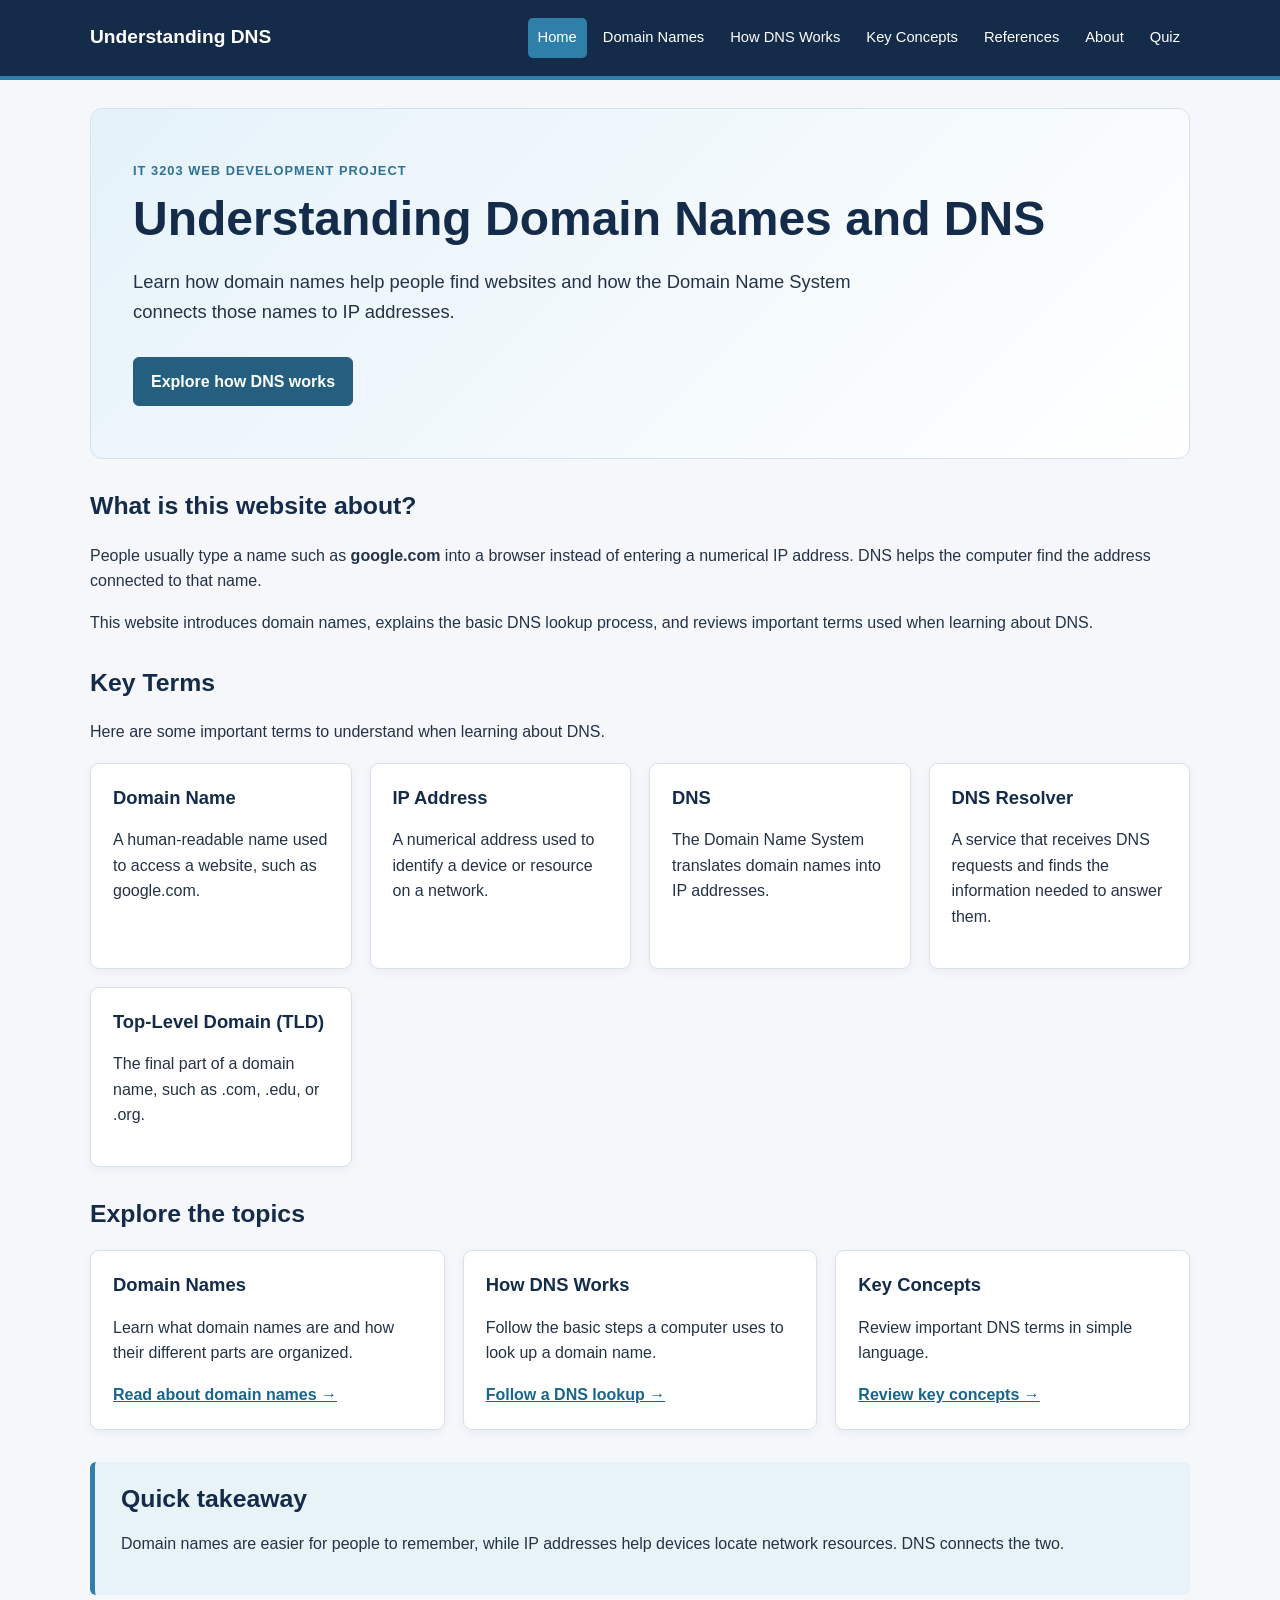
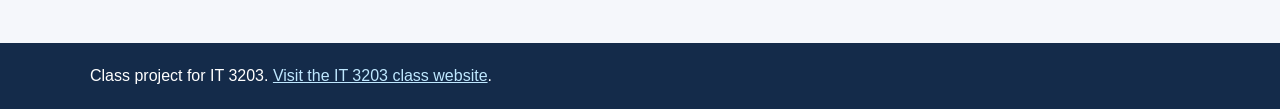
<file: index.html>
<!DOCTYPE html>
<html lang="en">
<head>
    <meta charset="UTF-8">
    <meta name="viewport" content="width=device-width, initial-scale=1.0">
    <title>Understanding DNS | Home</title>
    <link rel="stylesheet" href="styles.css">
</head>
<body>
    <!-- Shared navigation keeps the site easy to use from every page. -->
    <header class="site-header">
        <div class="container header-content">
            <a class="site-name" href="index.html">Understanding DNS</a>
            <nav aria-label="Main navigation">
                <a class="active" href="index.html">Home</a>
                <a href="domain-names.html">Domain Names</a>
                <a href="how-dns-works.html">How DNS Works</a>
                <a href="key-concepts.html">Key Concepts</a>
                <a href="references.html">References</a>
                <a href="about.html">About</a>
                <a href="quiz.html">Quiz</a>
            </nav>
        </div>
    </header>

    <main class="container">
        <section class="hero">
            <p class="eyebrow">IT 3203 Web Development Project</p>
            <h1>Understanding Domain Names and DNS</h1>
            <p class="intro">Learn how domain names help people find websites and how the Domain Name System connects those names to IP addresses.</p>
            <a class="button" href="how-dns-works.html">Explore how DNS works</a>
        </section>

        <section class="section">
            <h2>What is this website about?</h2>
            <p>People usually type a name such as <strong>google.com</strong> into a browser instead of entering a numerical IP address. DNS helps the computer find the address connected to that name.</p>
            <p>This website introduces domain names, explains the basic DNS lookup process, and reviews important terms used when learning about DNS.</p>
        </section>

<section class="section">
    <h2>Key Terms</h2>
    <p>Here are some important terms to understand when learning about DNS.</p>

    <div class="card-grid">
        <article class="card">
            <h3>Domain Name</h3>
            <p>A human-readable name used to access a website, such as google.com.</p>
        </article>

        <article class="card">
            <h3>IP Address</h3>
            <p>A numerical address used to identify a device or resource on a network.</p>
        </article>

        <article class="card">
            <h3>DNS</h3>
            <p>The Domain Name System translates domain names into IP addresses.</p>
        </article>

        <article class="card">
            <h3>DNS Resolver</h3>
            <p>A service that receives DNS requests and finds the information needed to answer them.</p>
        </article>

        <article class="card">
            <h3>Top-Level Domain (TLD)</h3>
            <p>The final part of a domain name, such as .com, .edu, or .org.</p>
        </article>
    </div>
</section>

        <section class="section">
            <h2>Explore the topics</h2>
            <div class="card-grid">
                <article class="card">
                    <h3>Domain Names</h3>
                    <p>Learn what domain names are and how their different parts are organized.</p>
                    <a href="domain-names.html">Read about domain names →</a>
                </article>
                <article class="card">
                    <h3>How DNS Works</h3>
                    <p>Follow the basic steps a computer uses to look up a domain name.</p>
                    <a href="how-dns-works.html">Follow a DNS lookup →</a>
                </article>
                <article class="card">
                    <h3>Key Concepts</h3>
                    <p>Review important DNS terms in simple language.</p>
                    <a href="key-concepts.html">Review key concepts →</a>
                </article>
            </div>
        </section>

        <section class="callout">
            <h2>Quick takeaway</h2>
            <p>Domain names are easier for people to remember, while IP addresses help devices locate network resources. DNS connects the two.</p>
        </section>
    </main>

    <footer class="site-footer">
        <div class="container">
            <p>Class project for IT 3203. <a href="https://ksuweb.github.io/IT3203/">Visit the IT 3203 class website</a>.</p>
        </div>
    </footer>
</body>
</html>
</file>
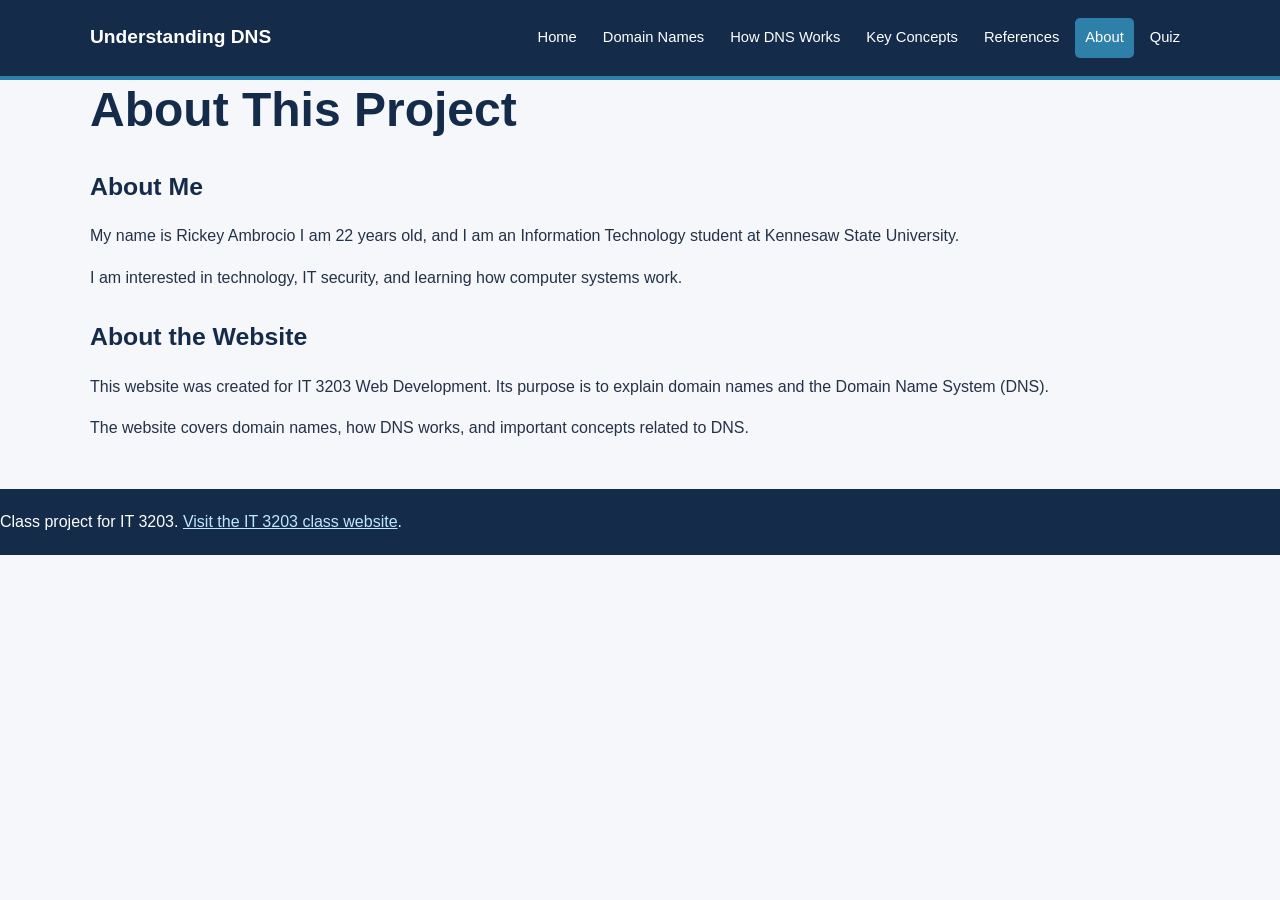
<file: about.html>
<!DOCTYPE html>
<html lang="en">
<head>
    <meta charset="UTF-8">
    <meta name="viewport" content="width=device-width, initial-scale=1.0">
    <title>About | Understanding DNS</title>
    <link rel="stylesheet" href="styles.css">
</head>
<body>

    <header class="site-header">
        <div class="container header-content">
            <a class="site-name" href="index.html">Understanding DNS</a>

            <nav aria-label="Main navigation">
                <a href="index.html">Home</a>
                <a href="domain-names.html">Domain Names</a>
                <a href="how-dns-works.html">How DNS Works</a>
                <a href="key-concepts.html">Key Concepts</a>
                <a href="references.html">References</a>
                <a class="active" href="about.html">About</a>
                <a href="quiz.html">Quiz</a>
            </nav>
        </div>
    </header>

    <main class="container page-content">
        <h1>About This Project</h1>

        <section class="section">
            <h2>About Me</h2>
            <p>
                My name is Rickey Ambrocio I am 22 years old, and I am an Information
                Technology student at Kennesaw State University.
            </p>
            <p>
                I am interested in technology, IT security, and
                learning how computer systems work.
            </p>
        </section>

        <section class="section">
            <h2>About the Website</h2>
            <p>
                This website was created for IT 3203 Web Development.
                Its purpose is to explain domain names and the
                Domain Name System (DNS).
            </p>
            <p>
                The website covers domain names, how DNS works,
                and important concepts related to DNS.
            </p>
        </section>
    </main>

    <footer class="site-footer">
        <p>
            Class project for IT 3203.
            <a href="https://ksuweb.github.io/IT3203/">Visit the IT 3203 class website</a>.
        </p>
    </footer>

</body>
</html>
</file>
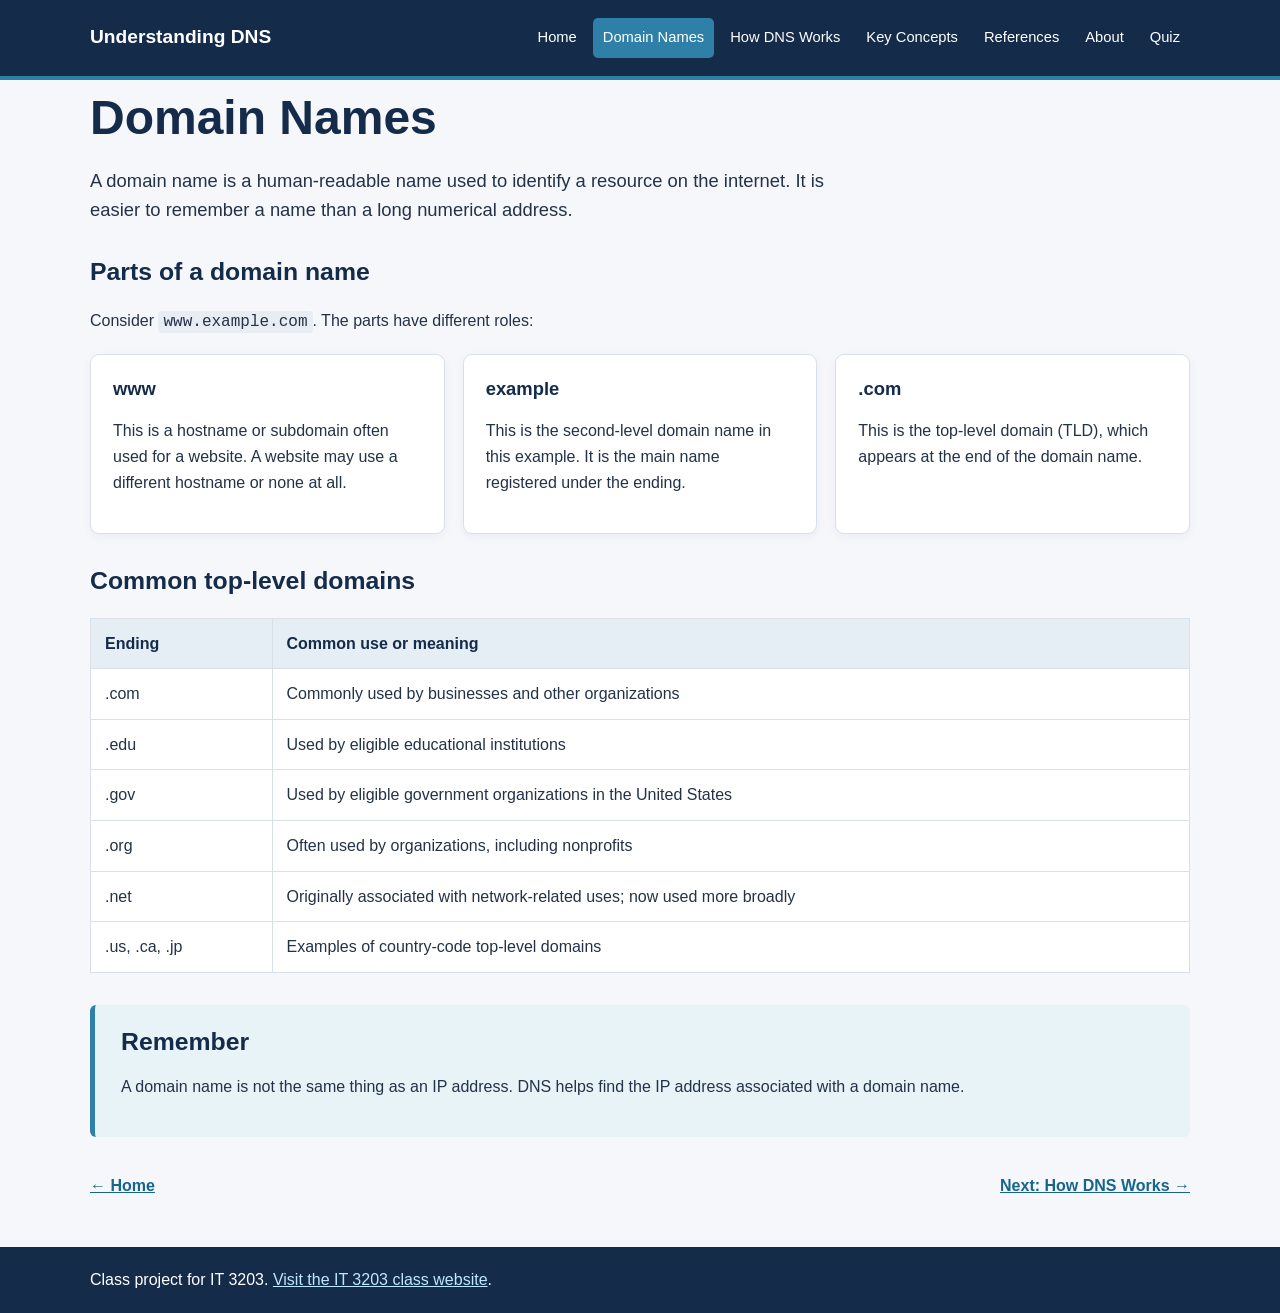
<file: domain-names.html>
<!DOCTYPE html>
<html lang="en">
<head>
    <meta charset="UTF-8">
    <meta name="viewport" content="width=device-width, initial-scale=1.0">
    <title>Domain Names | Understanding DNS</title>
    <link rel="stylesheet" href="styles.css">
</head>
<body>
    <header class="site-header">
        <div class="container header-content">
            <a class="site-name" href="index.html">Understanding DNS</a>
            <nav aria-label="Main navigation">
                <a href="index.html">Home</a>
                <a class="active" href="domain-names.html">Domain Names</a>
                <a href="how-dns-works.html">How DNS Works</a>
                <a href="key-concepts.html">Key Concepts</a>
                <a href="references.html">References</a>
                <a href="about.html">About</a>
                <a href="quiz.html">Quiz</a>
            </nav>
        </div>
    </header>

    <main class="container page-content">
        <p class="eyebrow"></p>
        <h1>Domain Names</h1>
        <p class="intro">A domain name is a human-readable name used to identify a resource on the internet. It is easier to remember a name than a long numerical address.</p>

        <section class="section">
            <h2>Parts of a domain name</h2>
            <p>Consider <code>www.example.com</code>. The parts have different roles:</p>
            <div class="card-grid">
                <article class="card">
                    <h3>www</h3>
                    <p>This is a hostname or subdomain often used for a website. A website may use a different hostname or none at all.</p>
                </article>
                <article class="card">
                    <h3>example</h3>
                    <p>This is the second-level domain name in this example. It is the main name registered under the ending.</p>
                </article>
                <article class="card">
                    <h3>.com</h3>
                    <p>This is the top-level domain (TLD), which appears at the end of the domain name.</p>
                </article>
            </div>
        </section>

        <section class="section">
            <h2>Common top-level domains</h2>
            <table>
                <thead><tr><th>Ending</th><th>Common use or meaning</th></tr></thead>
                <tbody>
                    <tr><td>.com</td><td>Commonly used by businesses and other organizations</td></tr>
                    <tr><td>.edu</td><td>Used by eligible educational institutions</td></tr>
                    <tr><td>.gov</td><td>Used by eligible government organizations in the United States</td></tr>
                    <tr><td>.org</td><td>Often used by organizations, including nonprofits</td></tr>
                    <tr><td>.net</td><td>Originally associated with network-related uses; now used more broadly</td></tr>
                    <tr><td>.us, .ca, .jp</td><td>Examples of country-code top-level domains</td></tr>
                </tbody>
            </table>
        </section>

        <section class="callout">
            <h2>Remember</h2>
            <p>A domain name is not the same thing as an IP address. DNS helps find the IP address associated with a domain name.</p>
        </section>
        <p class="page-links"><a href="index.html">← Home</a><a href="how-dns-works.html">Next: How DNS Works →</a></p>
    </main>

    <footer class="site-footer"><div class="container"><p>Class project for IT 3203. <a href="https://ksuweb.github.io/IT3203/">Visit the IT 3203 class website</a>.</p></div></footer>
</body>
</html>
</file>
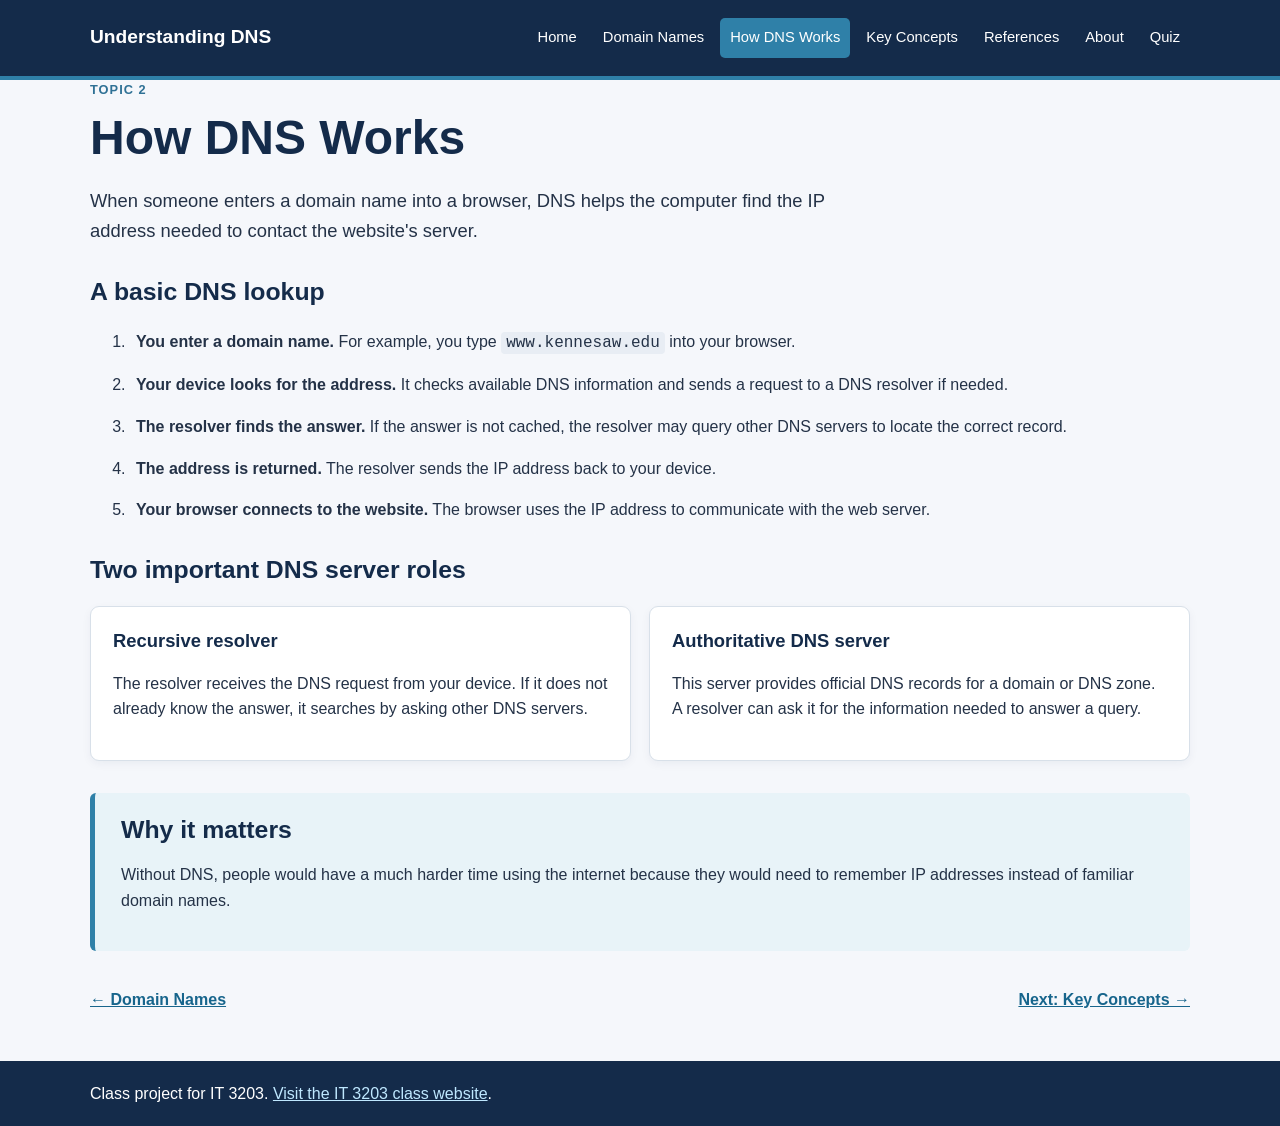
<file: how-dns-works.html>
<!DOCTYPE html>
<html lang="en">
<head>
	<meta charset="UTF-8">
	<meta name="viewport" content="width=device-width, initial-scale=1.0">
    <title>How DNS Works | Understanding DNS</title>
    <link rel="stylesheet" href="styles.css">
</head>
<body>
 <header class="site-header">
        <div class="container header-content">
            <a class="site-name" href="index.html">Understanding DNS</a>
            <nav aria-label="Main navigation">
                <a href="index.html">Home</a>
                <a href="domain-names.html">Domain Names</a>
                <a class="active" href="how-dns-works.html">How DNS Works</a>
                <a href="key-concepts.html">Key Concepts</a>
                <a href="references.html">References</a>
                <a href="about.html">About</a>
                <a href="quiz.html">Quiz</a>
            </nav>
        </div>
    </header>

   <main class="container page-content">
        <p class="eyebrow">Topic 2</p>
        <h1>How DNS Works</h1>
        <p class="intro">When someone enters a domain name into a browser, DNS helps the computer find the IP address needed to contact the website's server.</p>

        <section class="section">
            <h2>A basic DNS lookup</h2>
            <ol class="steps">
                <li><strong>You enter a domain name.</strong> For example, you type <code>www.kennesaw.edu</code> into your browser.</li>
                <li><strong>Your device looks for the address.</strong> It checks available DNS information and sends a request to a DNS resolver if needed.</li>
                <li><strong>The resolver finds the answer.</strong> If the answer is not cached, the resolver may query other DNS servers to locate the correct record.</li>
                <li><strong>The address is returned.</strong> The resolver sends the IP address back to your device.</li>
                <li><strong>Your browser connects to the website.</strong> The browser uses the IP address to communicate with the web server.</li>
            </ol>
        </section>

        <section class="section">
            <h2>Two important DNS server roles</h2>
            <div class="card-grid">
                <article class="card">
                    <h3>Recursive resolver</h3>
                    <p>The resolver receives the DNS request from your device. If it does not already know the answer, it searches by asking other DNS servers.</p>
                </article>
                <article class="card">
                    <h3>Authoritative DNS server</h3>
                    <p>This server provides official DNS records for a domain or DNS zone. A resolver can ask it for the information needed to answer a query.</p>
                </article>
            </div>
        </section>

        <section class="callout">
            <h2>Why it matters</h2>
            <p>Without DNS, people would have a much harder time using the internet because they would need to remember IP addresses instead of familiar domain names.</p>
        </section>
        <p class="page-links"><a href="domain-names.html">← Domain Names</a><a href="key-concepts.html">Next: Key Concepts →</a></p>
    </main>
<footer class="site-footer"><div class="container"><p>Class project for IT 3203. <a href="https://ksuweb.github.io/IT3203/">Visit the IT 3203 class website</a>.</p></div></footer>
</body>
</html>
</file>
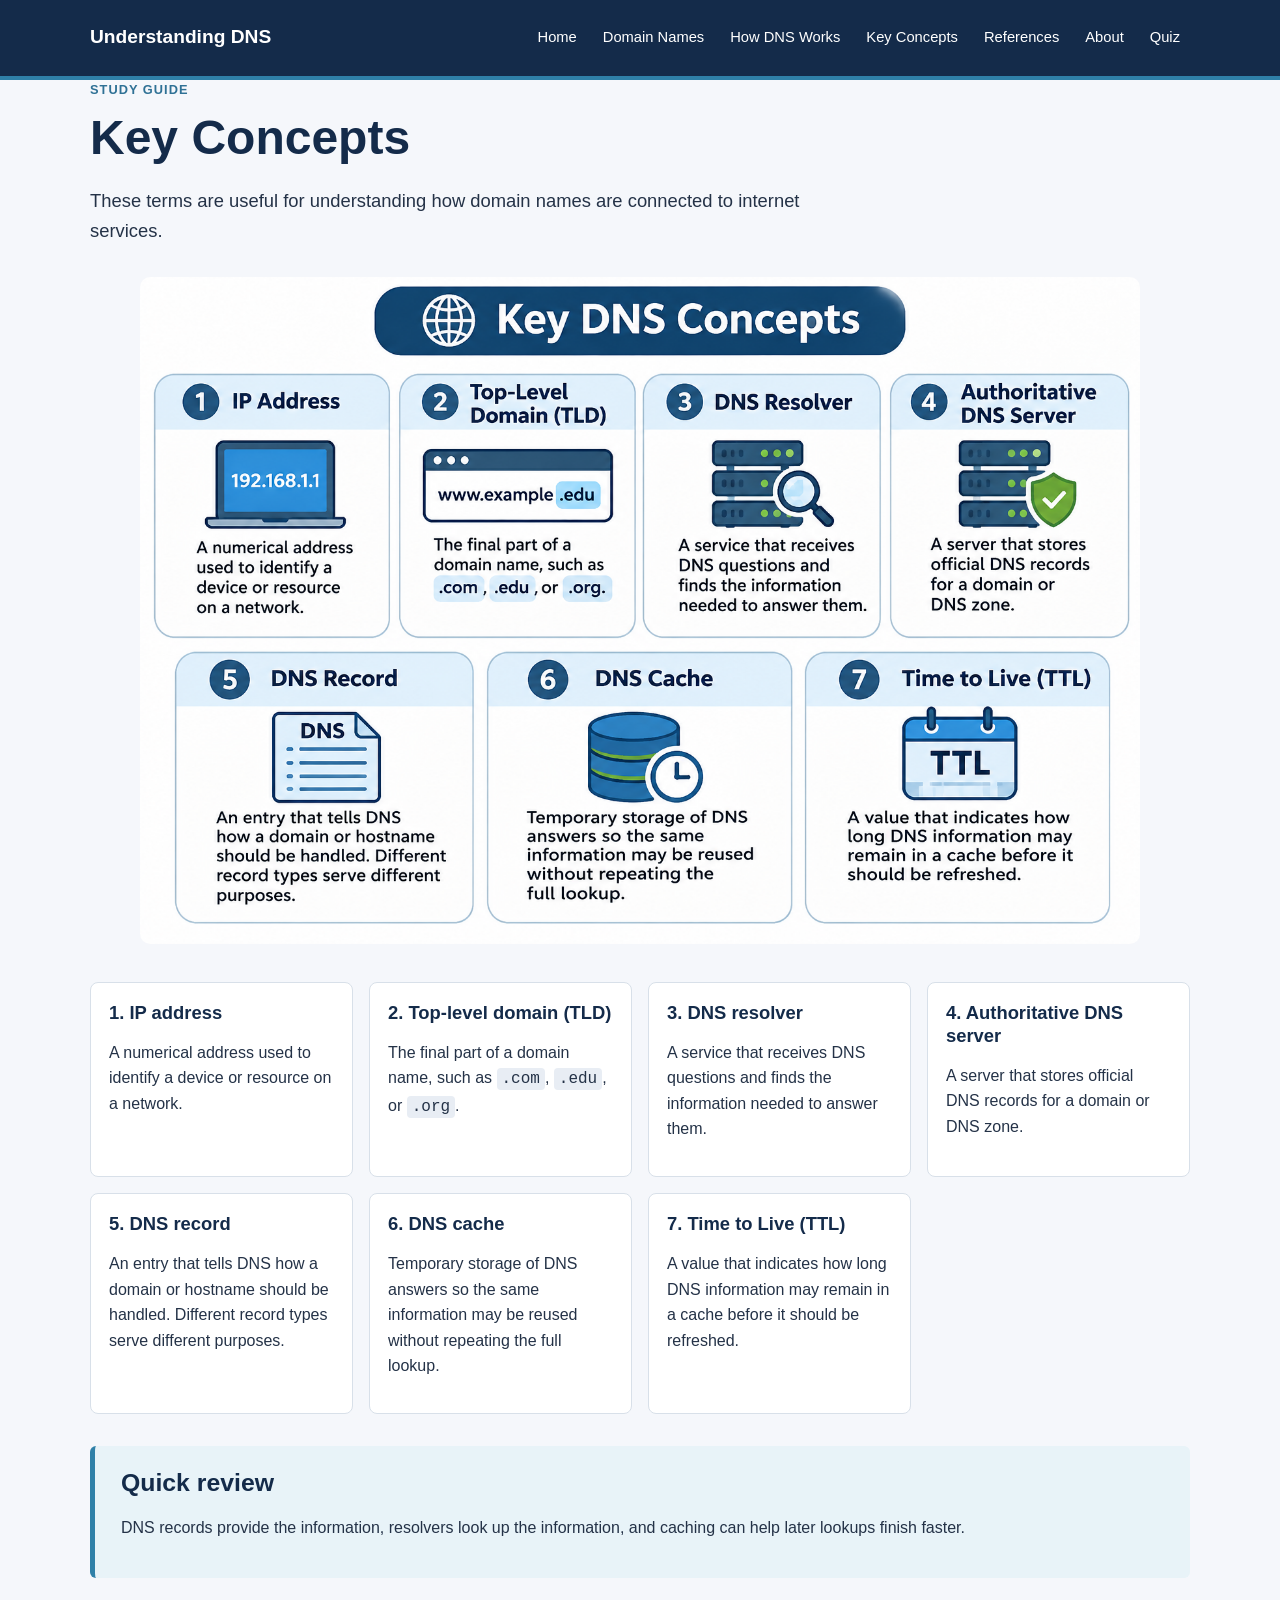
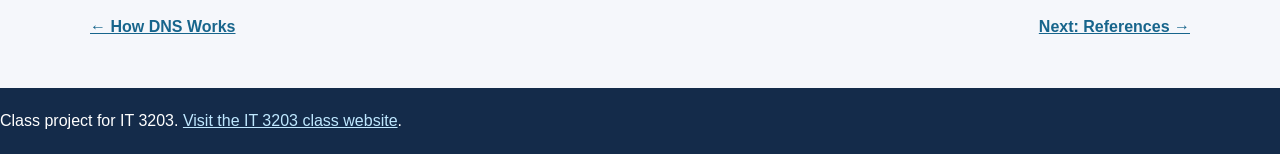
<file: key-concepts.html>
<!DOCTYPE html>
<html lang="en">
<head>
    <meta charset="UTF-8">
    <meta name="viewport" content="width=device-width, initial-scale=1.0">
    <title>Key Concepts | Understanding DNS</title>
    <link rel="stylesheet" href="styles.css">
</head>
<body>

    <header class="site-header">
        <div class="container header-content">
            <a class="site-name" href="index.html">Understanding DNS</a>

            <nav aria-label="Main navigation">
                <a href="index.html">Home</a>
                <a href="domain-names.html">Domain Names</a>
                <a href="how-dns-works.html">How DNS Works</a>
                <a href="key-concepts.html">Key Concepts</a>
                <a href="references.html">References</a>
                <a href="about.html">About</a>
                <a href="quiz.html">Quiz</a>
            </nav>
        </div>
    </header>

    <main class="container page-content">
        <p class="eyebrow">Study Guide</p>
        <h1>Key Concepts</h1>

          <p class="intro">These terms are useful for understanding how domain names are connected to internet services.</p>
         <section class="section">

    <div class="image-container">
        <img src="keyconcepts.png"
             alt="Infographic explaining seven key DNS concepts">
    </div>

            <div class="concept-list">
                <article class="concept">
                    <h2>1. IP address</h2>
                    <p>A numerical address used to identify a device or resource on a network.</p>
                </article>
                <article class="concept">
                    <h2>2. Top-level domain (TLD)</h2>
                    <p>The final part of a domain name, such as <code>.com</code>, <code>.edu</code>, or <code>.org</code>.</p>
                </article>
                <article class="concept">
                    <h2>3. DNS resolver</h2>
                    <p>A service that receives DNS questions and finds the information needed to answer them.</p>
                </article>
                <article class="concept">
                    <h2>4. Authoritative DNS server</h2>
                    <p>A server that stores official DNS records for a domain or DNS zone.</p>
                </article>
                <article class="concept">
                    <h2>5. DNS record</h2>
                    <p>An entry that tells DNS how a domain or hostname should be handled. Different record types serve different purposes.</p>
                </article>
                <article class="concept">
                    <h2>6. DNS cache</h2>
                    <p>Temporary storage of DNS answers so the same information may be reused without repeating the full lookup.</p>
                </article>
                <article class="concept">
                    <h2>7. Time to Live (TTL)</h2>
                    <p>A value that indicates how long DNS information may remain in a cache before it should be refreshed.</p>
                </article>
            </div>
        </section>

        <section class="callout">
            <h2>Quick review</h2>
            <p>DNS records provide the information, resolvers look up the information, and caching can help later lookups finish faster.</p>
        </section>
        <p class="page-links"><a href="how-dns-works.html">← How DNS Works</a><a href="references.html">Next: References →</a></p>

    </main>

    <footer class="site-footer"><p>Class project for IT 3203. <a href="https://ksuweb.github.io/IT3203/">Visit the IT 3203 class website</a>.</p></footer>

</body>
</html>
</file>
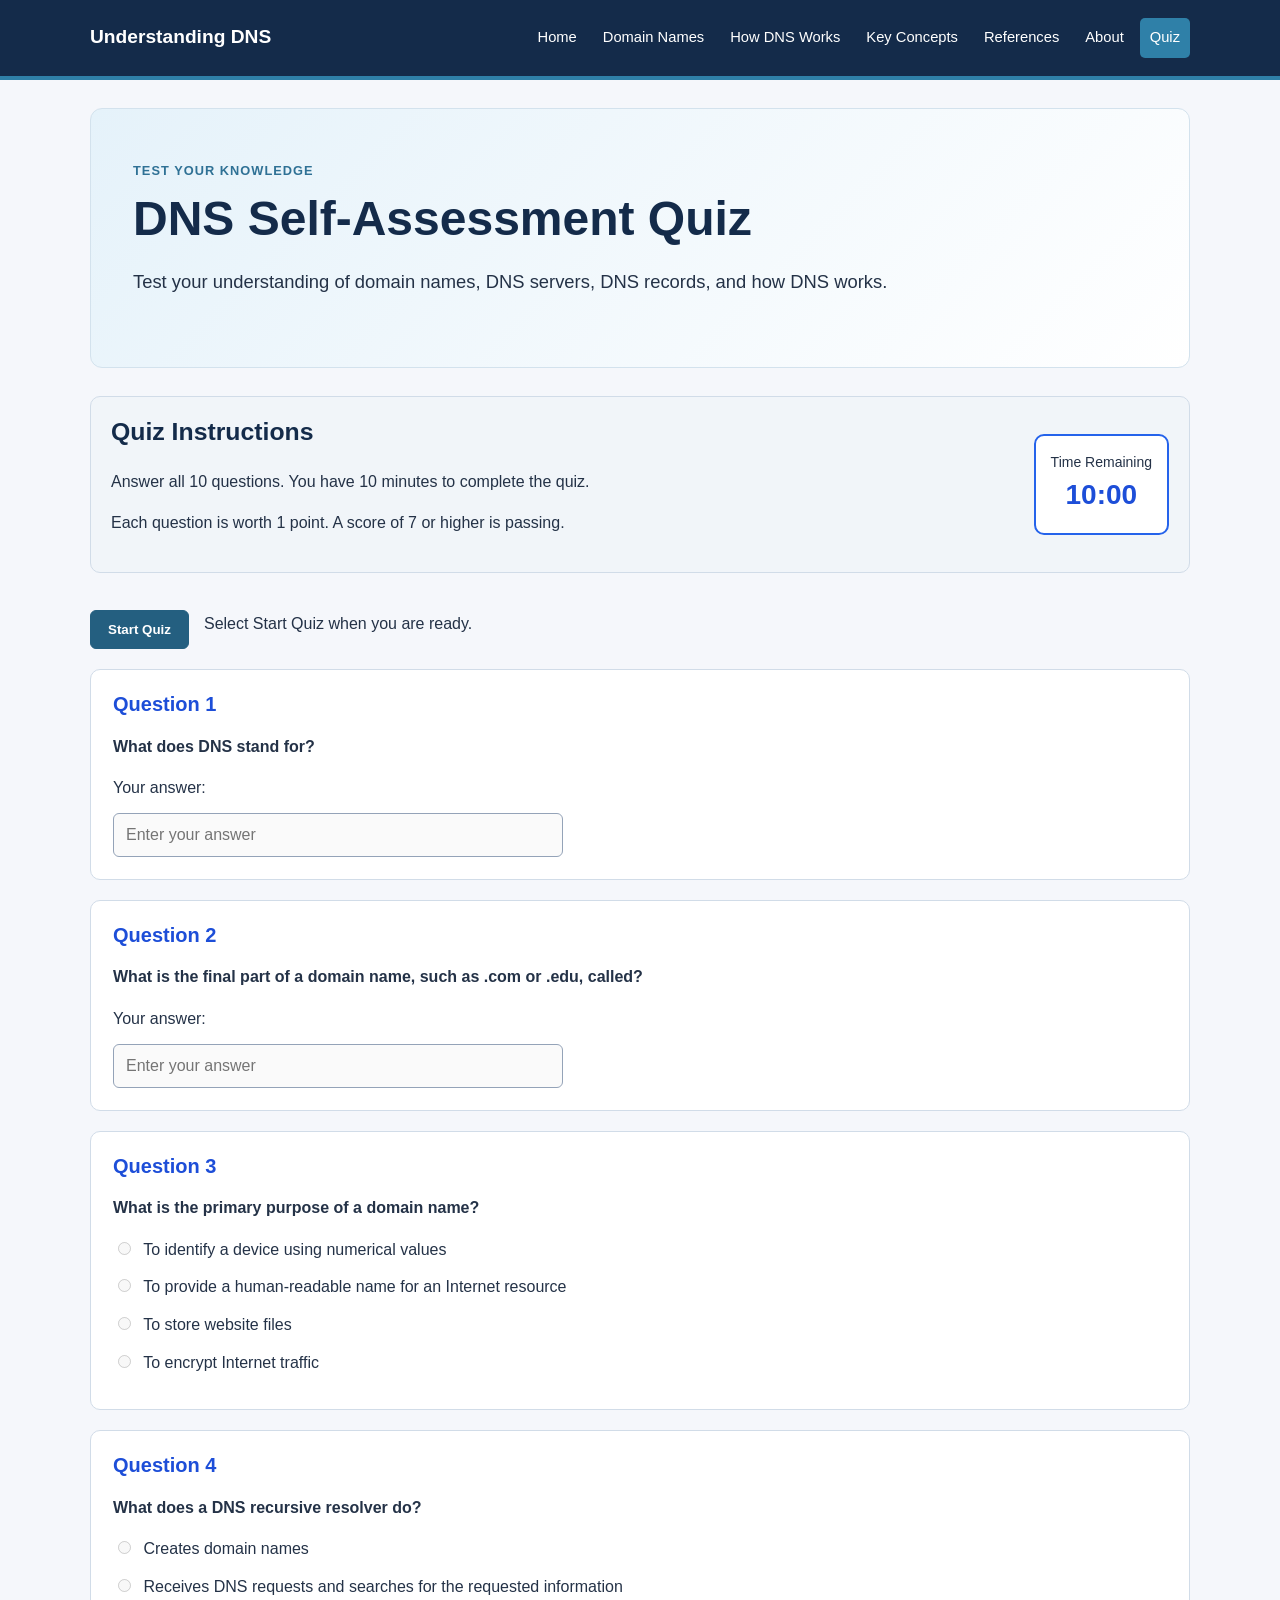
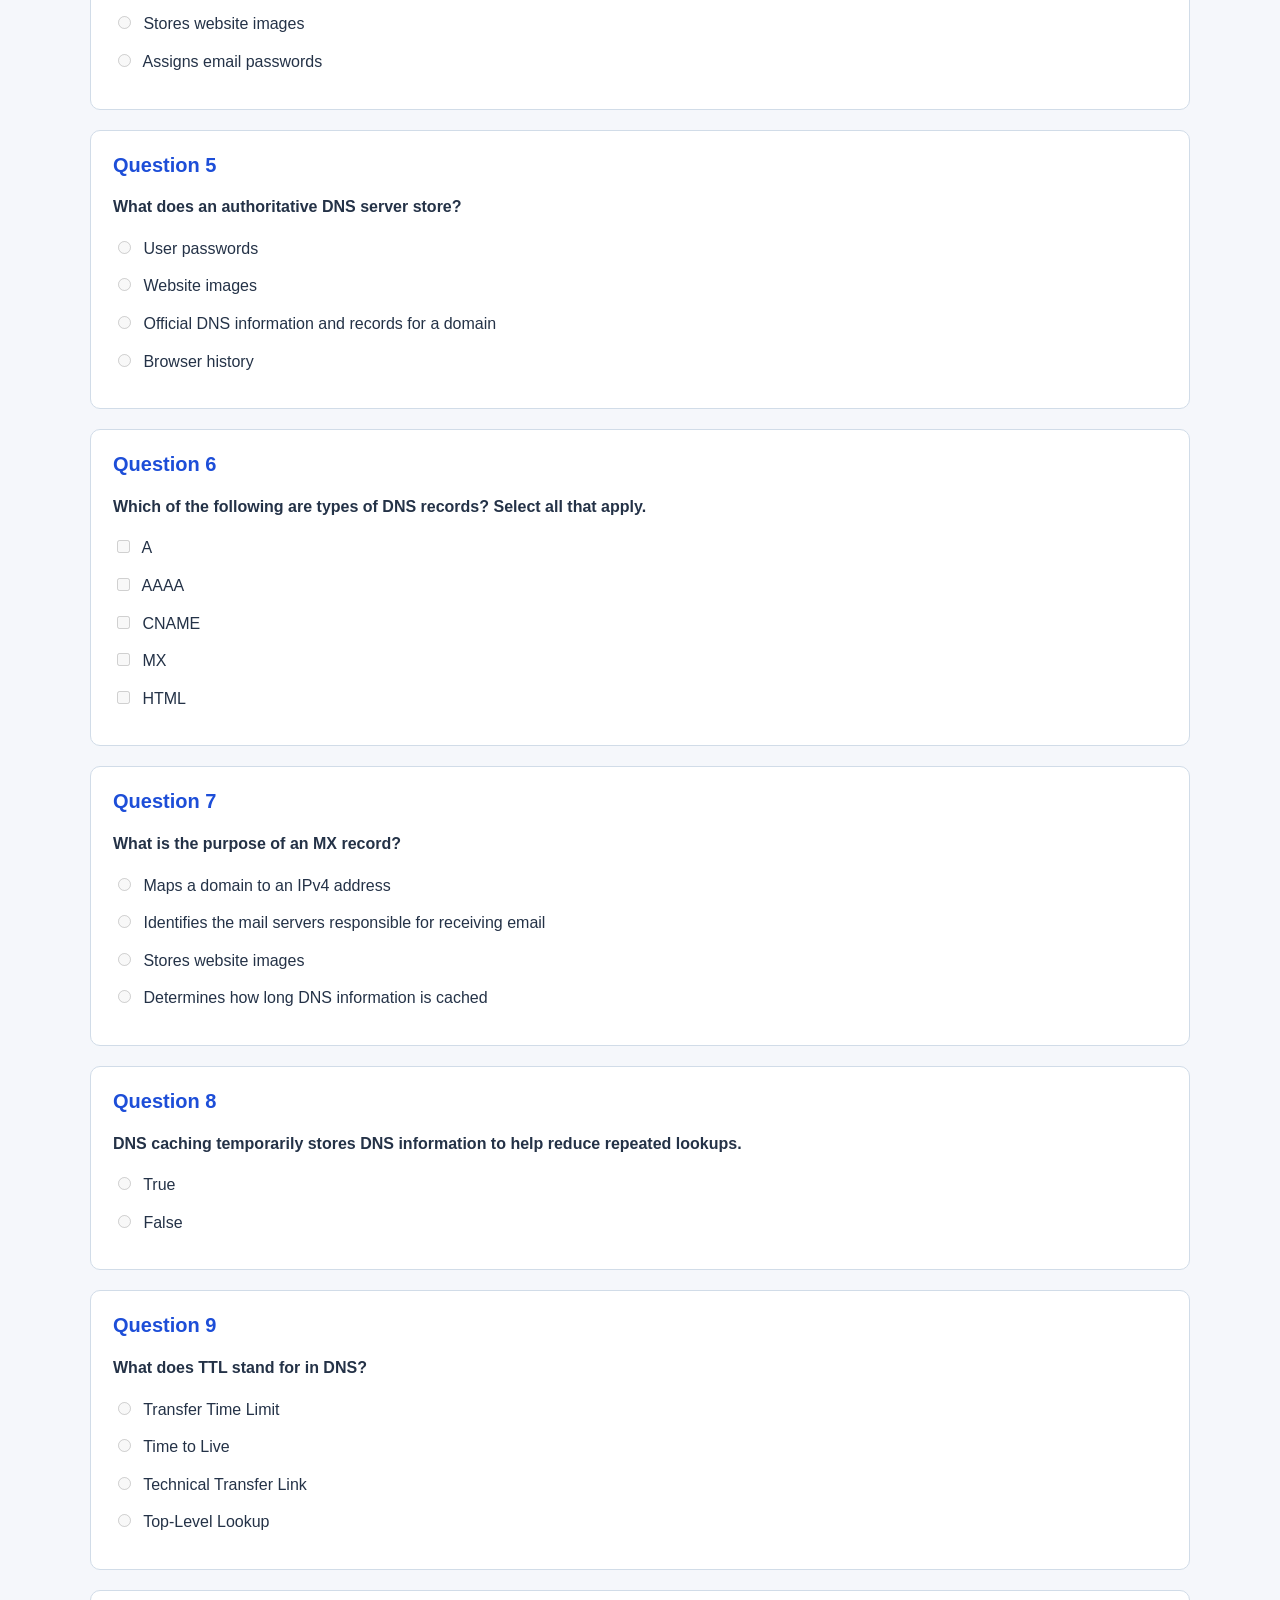
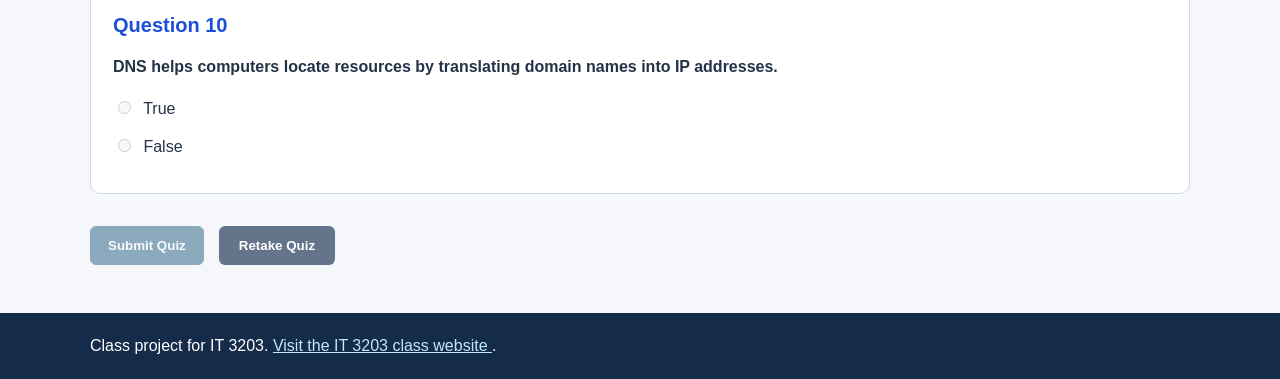
<file: quiz.html>
<!DOCTYPE html>
<html lang="en">
<head>
    <meta charset="UTF-8">
    <meta name="viewport" content="width=device-width, initial-scale=1.0">
    <title>DNS Quiz | Understanding DNS</title>
    <link rel="stylesheet" href="styles.css">
    <script src="script.js" defer></script>
</head>
<body>

    <!-- Main navigation -->
    <header class="site-header">
        <div class="container header-content">
            <a class="site-name" href="index.html">Understanding DNS</a>

            <nav aria-label="Main navigation">
                <a href="index.html">Home</a>
                <a href="domain-names.html">Domain Names</a>
                <a href="how-dns-works.html">How DNS Works</a>
                <a href="key-concepts.html">Key Concepts</a>
                <a href="references.html">References</a>
                <a href="about.html">About</a>
                <a href="quiz.html" class="active">Quiz</a>

            </nav>
        </div>
    </header>

    <main class="container page-content">

        <section class="hero">
            <p class="eyebrow">Test your knowledge</p>
            <h1>DNS Self-Assessment Quiz</h1>
            <p class="intro">
                Test your understanding of domain names, DNS servers,
                DNS records, and how DNS works.
            </p>
        </section>

        <!-- Quiz instructions and timer -->
        <section class="quiz-info">
            <div>
                <h2>Quiz Instructions</h2>
                <p>Answer all 10 questions. You have 10 minutes to complete the quiz.</p>
                <p>Each question is worth 1 point. A score of 7 or higher is passing.</p>
            </div>

            <div class="quiz-timer">
                <span>Time Remaining</span>
                <strong id="timer">10:00</strong>
            </div>
        </section>

        <div class="quiz-actions">
            <button type="button" id="start-button" class="button">
                Start Quiz
            </button>
            <span id="quiz-status">Select Start Quiz when you are ready.</span>
        </div>

        <!-- Quiz form -->
        <form id="dns-quiz">

            <!-- Question 1: Fill in the blank -->
            <section class="quiz-question">
                <h2>Question 1</h2>
                <p>What does DNS stand for?</p>

                <label for="q1">Your answer:</label>
                <input type="text" id="q1" name="q1"
                       placeholder="Enter your answer" disabled>
            </section>

            <!-- Question 2: Fill in the blank -->
            <section class="quiz-question">
                <h2>Question 2</h2>
                <p>What is the final part of a domain name, such as .com or .edu, called?</p>

                <label for="q2">Your answer:</label>
                <input type="text" id="q2" name="q2"
                       placeholder="Enter your answer" disabled>
            </section>

            <!-- Question 3: Multiple choice -->
            <section class="quiz-question">
                <h2>Question 3</h2>
                <p>What is the primary purpose of a domain name?</p>

                <label><input type="radio" name="q3" value="A" disabled>
                    To identify a device using numerical values
                </label>
                <label><input type="radio" name="q3" value="B" disabled>
                    To provide a human-readable name for an Internet resource
                </label>
                <label><input type="radio" name="q3" value="C" disabled>
                    To store website files
                </label>
                <label><input type="radio" name="q3" value="D" disabled>
                    To encrypt Internet traffic
                </label>
            </section>

            <!-- Question 4: Multiple choice -->
            <section class="quiz-question">
                <h2>Question 4</h2>
                <p>What does a DNS recursive resolver do?</p>

                <label><input type="radio" name="q4" value="A" disabled>
                    Creates domain names
                </label>
                <label><input type="radio" name="q4" value="B" disabled>
                    Receives DNS requests and searches for the requested information
                </label>
                <label><input type="radio" name="q4" value="C" disabled>
                    Stores website images
                </label>
                <label><input type="radio" name="q4" value="D" disabled>
                    Assigns email passwords
                </label>
            </section>

            <!-- Question 5: Multiple choice -->
            <section class="quiz-question">
                <h2>Question 5</h2>
                <p>What does an authoritative DNS server store?</p>

                <label><input type="radio" name="q5" value="A" disabled>
                    User passwords
                </label>
                <label><input type="radio" name="q5" value="B" disabled>
                    Website images
                </label>
                <label><input type="radio" name="q5" value="C" disabled>
                    Official DNS information and records for a domain
                </label>
                <label><input type="radio" name="q5" value="D" disabled>
                    Browser history
                </label>
            </section>

            <!-- Question 6: Multiple selection -->
            <section class="quiz-question">
                <h2>Question 6</h2>
                <p>Which of the following are types of DNS records? Select all that apply.</p>

                <label><input type="checkbox" name="q6" value="A" disabled> A</label>
                <label><input type="checkbox" name="q6" value="AAAA" disabled> AAAA</label>
                <label><input type="checkbox" name="q6" value="CNAME" disabled> CNAME</label>
                <label><input type="checkbox" name="q6" value="MX" disabled> MX</label>
                <label><input type="checkbox" name="q6" value="HTML" disabled> HTML</label>
            </section>

            <!-- Question 7: Multiple choice -->
            <section class="quiz-question">
                <h2>Question 7</h2>
                <p>What is the purpose of an MX record?</p>

                <label><input type="radio" name="q7" value="A" disabled>
                    Maps a domain to an IPv4 address
                </label>
                <label><input type="radio" name="q7" value="B" disabled>
                    Identifies the mail servers responsible for receiving email
                </label>
                <label><input type="radio" name="q7" value="C" disabled>
                    Stores website images
                </label>
                <label><input type="radio" name="q7" value="D" disabled>
                    Determines how long DNS information is cached
                </label>
            </section>

            <!-- Question 8: True or false -->
            <section class="quiz-question">
                <h2>Question 8</h2>
                <p>DNS caching temporarily stores DNS information to help reduce repeated lookups.</p>

                <label><input type="radio" name="q8" value="True" disabled> True</label>
                <label><input type="radio" name="q8" value="False" disabled> False</label>
            </section>

            <!-- Question 9: Multiple choice -->
            <section class="quiz-question">
                <h2>Question 9</h2>
                <p>What does TTL stand for in DNS?</p>

                <label><input type="radio" name="q9" value="A" disabled>
                    Transfer Time Limit
                </label>
                <label><input type="radio" name="q9" value="B" disabled>
                    Time to Live
                </label>
                <label><input type="radio" name="q9" value="C" disabled>
                    Technical Transfer Link
                </label>
                <label><input type="radio" name="q9" value="D" disabled>
                    Top-Level Lookup
                </label>
            </section>

            <!-- Question 10: True or false -->
            <section class="quiz-question">
                <h2>Question 10</h2>
                <p>DNS helps computers locate resources by translating domain names into IP addresses.</p>

                <label><input type="radio" name="q10" value="True" disabled> True</label>
                <label><input type="radio" name="q10" value="False" disabled> False</label>
            </section>

            <div class="quiz-actions">
                <button type="submit" id="submit-button" class="button" disabled>
                    Submit Quiz
                </button>

                <button type="button" id="reset-button" class="button secondary-button">
                    Retake Quiz
                </button>
            </div>

        </form>

        <section id="quiz-results" class="quiz-results" aria-live="polite" hidden>
            <h2>Quiz Results</h2>
            <div id="score-summary"></div>
            <div id="answer-review"></div>
        </section>

    </main>

    <footer class="site-footer">
        <div class="container">
            <p>
                Class project for IT 3203.
                <a href="https://ksuweb.github.io/IT3203/">
                    Visit the IT 3203 class website
                </a>.
            </p>
        </div>
    </footer>

</body>
</html>
</file>
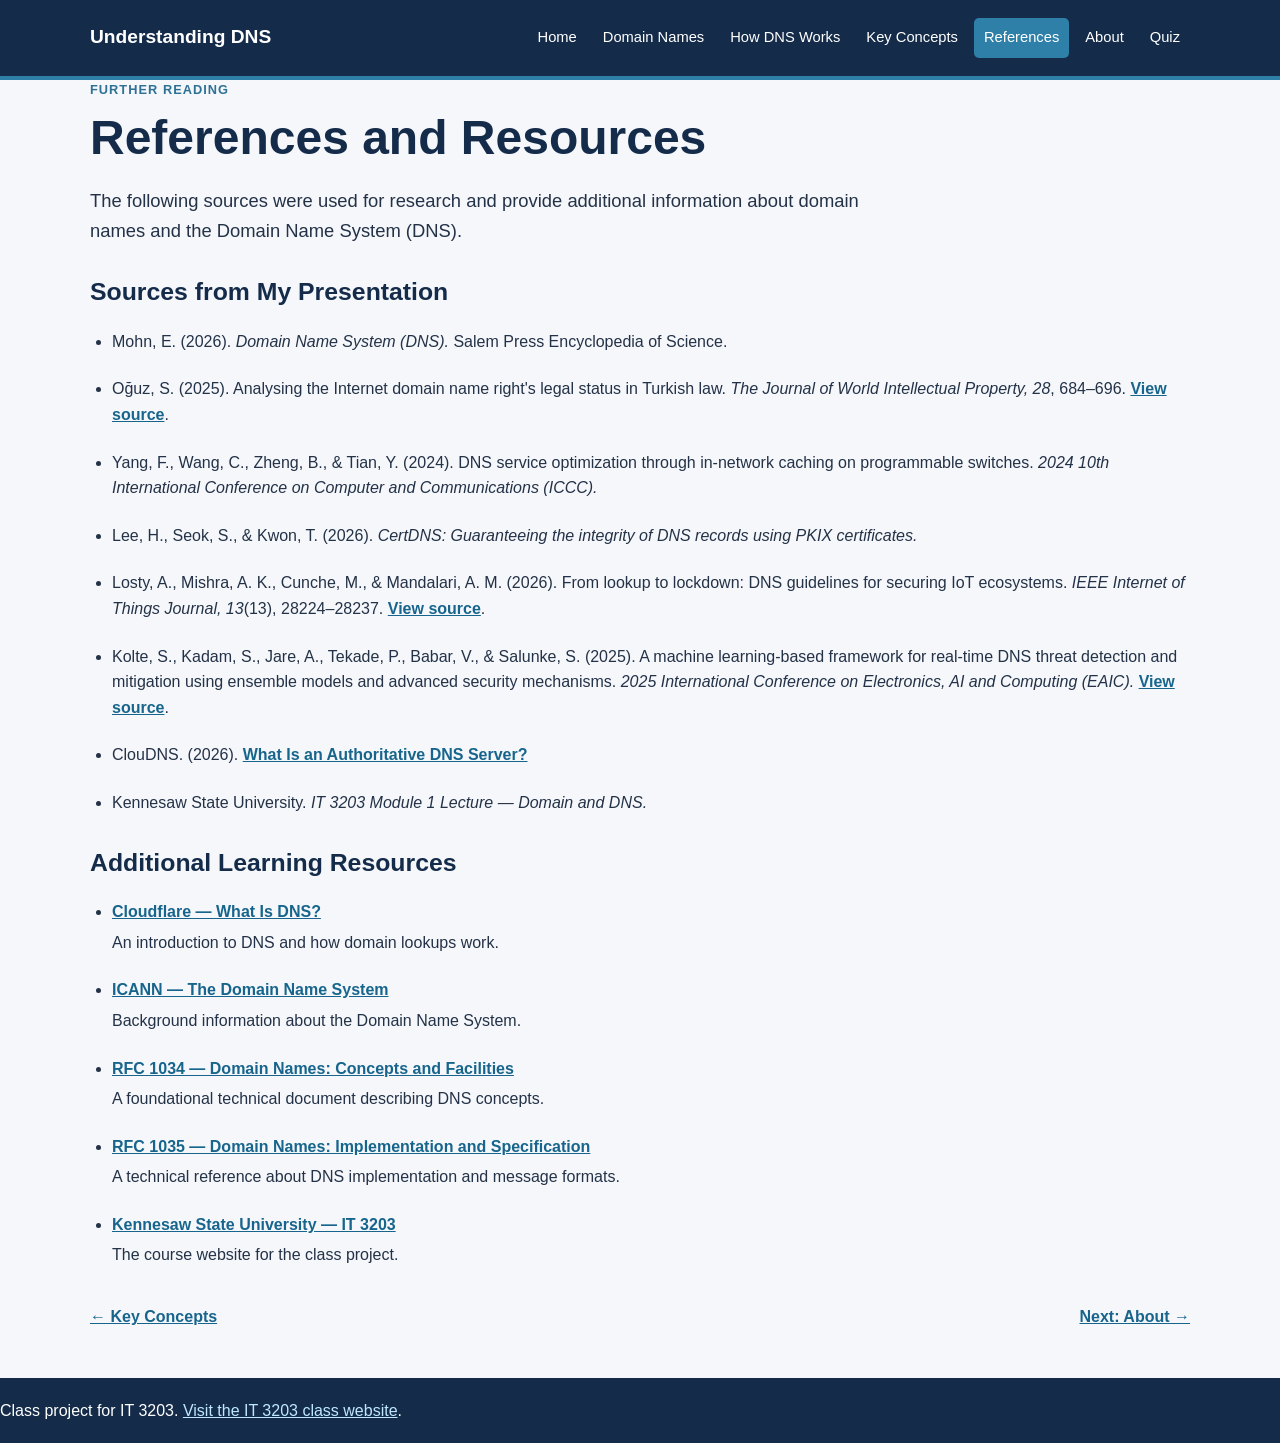
<file: references.html>
<!DOCTYPE html>
<html lang="en">
<head>
    <meta charset="UTF-8">
    <meta name="viewport" content="width=device-width, initial-scale=1.0">
    <title>References | Understanding DNS</title>
    <link rel="stylesheet" href="styles.css">
</head>
<body>

    <!-- Main navigation -->
    <header class="site-header">
        <div class="container header-content">
            <a class="site-name" href="index.html">Understanding DNS</a>

            <nav aria-label="Main navigation">
                <a href="index.html">Home</a>
                <a href="domain-names.html">Domain Names</a>
                <a href="how-dns-works.html">How DNS Works</a>
                <a href="key-concepts.html">Key Concepts</a>
                <a class="active" href="references.html">References</a>
                <a href="about.html">About</a>
                <a href="quiz.html">Quiz</a>
            </nav>
        </div>
    </header>

    <main class="container page-content">

        <p class="eyebrow">Further reading</p>
        <h1>References and Resources</h1>

        <p class="intro">
            The following sources were used for research and provide
            additional information about domain names and the Domain
            Name System (DNS).
        </p>

        <!-- Sources from the original PowerPoint presentation -->
        <section class="section">
            <h2>Sources from My Presentation</h2>

            <ul class="resource-list">
                <li>
                    Mohn, E. (2026). <em>Domain Name System (DNS).</em>
                    Salem Press Encyclopedia of Science.
                </li>

                <li>
                    Oğuz, S. (2025). Analysing the Internet domain name
                    right's legal status in Turkish law.
                    <em>The Journal of World Intellectual Property, 28</em>,
                    684–696.
                    <a href="https://doi.org/10.1111/jwip.12349"
                       target="_blank" rel="noopener">View source</a>.
                </li>

                <li>
                    Yang, F., Wang, C., Zheng, B., &amp; Tian, Y. (2024).
                    DNS service optimization through in-network caching
                    on programmable switches.
                    <em>2024 10th International Conference on Computer
                    and Communications (ICCC).</em>
                </li>

                <li>
                    Lee, H., Seok, S., &amp; Kwon, T. (2026).
                    <em>CertDNS: Guaranteeing the integrity of DNS records
                    using PKIX certificates.</em>
                </li>

                <li>
                    Losty, A., Mishra, A. K., Cunche, M., &amp; Mandalari,
                    A. M. (2026). From lookup to lockdown: DNS guidelines
                    for securing IoT ecosystems.
                    <em>IEEE Internet of Things Journal, 13</em>(13),
                    28224–28237.
                    <a href="https://doi.org/10.1109/JIOT.2026.3680083"
                       target="_blank" rel="noopener">View source</a>.
                </li>

                <li>
                    Kolte, S., Kadam, S., Jare, A., Tekade, P., Babar, V.,
                    &amp; Salunke, S. (2025). A machine learning-based
                    framework for real-time DNS threat detection and
                    mitigation using ensemble models and advanced
                    security mechanisms.
                    <em>2025 International Conference on Electronics,
                    AI and Computing (EAIC).</em>
                    <a href="https://doi.org/10.1109/EAIC66483.2025.11101638"
                       target="_blank" rel="noopener">View source</a>.
                </li>

                <li>
                    ClouDNS. (2026).
                    <a href="https://www.cloudns.net/blog/authoritative-dns-server/"
                    target="_blank" rel="noopener">
                    What Is an Authoritative DNS Server?
                    </a>
                </li>

                <li>
                    Kennesaw State University. <em>IT 3203 Module 1
                    Lecture — Domain and DNS.</em>
                </li>
            </ul>
        </section>

        <!-- Additional educational and technical resources -->
        <section class="section">
            <h2>Additional Learning Resources</h2>

            <ul class="resource-list">
                <li>
                    <a href="https://www.cloudflare.com/learning/dns/what-is-dns/"
                       target="_blank" rel="noopener">
                       Cloudflare — What Is DNS?
                    </a>
                    <p>An introduction to DNS and how domain lookups work.</p>
                </li>

                <li>
                    <a href="https://www.icann.org/resources/pages/dns-2012-02-25-en"
                       target="_blank" rel="noopener">
                       ICANN — The Domain Name System
                    </a>
                    <p>Background information about the Domain Name System.</p>
                </li>

                <li>
                    <a href="https://www.rfc-editor.org/rfc/rfc1034"
                       target="_blank" rel="noopener">
                       RFC 1034 — Domain Names: Concepts and Facilities
                    </a>
                    <p>A foundational technical document describing DNS concepts.</p>
                </li>

                <li>
                    <a href="https://www.rfc-editor.org/rfc/rfc1035"
                       target="_blank" rel="noopener">
                       RFC 1035 — Domain Names: Implementation and Specification
                    </a>
                    <p>A technical reference about DNS implementation and message formats.</p>
                </li>

                <li>
                    <a href="https://ksuweb.github.io/IT3203/"
                       target="_blank" rel="noopener">
                       Kennesaw State University — IT 3203
                    </a>
                    <p>The course website for the class project.</p>
                </li>
            </ul>
        </section>

        <p class="page-links">
            <a href="key-concepts.html">← Key Concepts</a>
            <a href="about.html">Next: About →</a>
        </p>

    </main>

     <footer class="site-footer"><p>Class project for IT 3203. <a href="https://ksuweb.github.io/IT3203/">Visit the IT 3203 class website</a>.</p></footer>

</body>
</html>
</file>
<file: styles.css>
/* Shared stylesheet for the six-page DNS project website. */

/* Element selector: sets the base font, colors, and spacing for the whole site. */
body {
    margin: 0;
    font-family: Arial, Helvetica, sans-serif;
    line-height: 1.6;
    color: #243247;
    background-color: #f5f7fb;
}

* {
    box-sizing: border-box;
}

.container {
    width: min(1100px, 92%);
    margin: 0 auto;
}

/* The header and navigation are reused on every page for consistency. */
.site-header {
    background-color: #142b4a;
    color: #ffffff;
    border-bottom: 4px solid #2f80a8;
}

.header-content {
    display: flex;
    align-items: center;
    justify-content: space-between;
    gap: 24px;
    padding: 18px 0;
}

.site-name {
    color: #ffffff;
    font-size: 1.2rem;
    font-weight: 700;
    text-decoration: none;
    white-space: nowrap;
}

.image-container {
    text-align: center;
    margin: 30px 0;
}

.image-container img {
    width: 100%;
    max-width: 1000px;
    height: auto;
    border-radius: 10px;
}


nav {
    display: flex;
    flex-wrap: wrap;
    gap: 6px;
}

/* Class selector: styles the navigation links. */
nav a {
    color: #ffffff;
    text-decoration: none;
    padding: 8px 10px;
    border-radius: 5px;
    font-size: 0.92rem;
}

/* Pseudo-class selector: gives links a hover effect. */
nav a:hover,
nav a:focus,
nav a.active {
    background-color: #2f80a8;
    color: #ffffff;
}

.hero {
    margin: 28px 0;
    padding: 52px 42px;
    border-radius: 12px;
    background: linear-gradient(135deg, #e5f2fa, #ffffff);
    border: 1px solid #d3e2ed;
}

.eyebrow {
    margin: 0 0 8px;
    color: #2f7195;
    text-transform: uppercase;
    font-size: 0.8rem;
    font-weight: 700;
    letter-spacing: 0.08em;
}

h1, h2, h3 {
    line-height: 1.25;
    color: #142b4a;
}

h1 {
    margin: 0 0 18px;
    font-size: clamp(2rem, 4vw, 3rem);
}

h2 {
    margin-top: 0;
    font-size: 1.55rem;
}

h3 {
    margin-top: 0;
    font-size: 1.15rem;
}

.intro {
    max-width: 780px;
    font-size: 1.15rem;
}

.button {
    display: inline-block;
    margin-top: 12px;
    padding: 11px 17px;
    border: 1px solid #245f80;
    border-radius: 6px;
    background-color: #245f80;
    color: #ffffff;
    text-decoration: none;
    font-weight: 700;
}

.button:hover,
.button:focus {
    background-color: #173e56;
}

.section {
    margin: 32px 0;
}

.card-grid {
    display: grid;
    grid-template-columns: repeat(auto-fit, minmax(220px, 1fr));
    gap: 18px;
    margin-top: 18px;
}

.card {
    padding: 22px;
    border: 1px solid #d8e0e9;
    border-radius: 9px;
    background-color: #ffffff;
    box-shadow: 0 3px 10px rgba(20, 43, 74, 0.05);
}

.card a,
.resource-list a,
.callout a,
.page-links a {
    color: #17658c;
    font-weight: 700;
}

.card a:hover,
.resource-list a:hover,
.callout a:hover,
.page-links a:hover {
    color: #103d59;
    text-decoration-thickness: 2px;
}

.callout {
    margin: 32px 0;
    padding: 22px 26px;
    border-left: 5px solid #2f80a8;
    border-radius: 6px;
    background-color: #e8f3f8;
}

.callout h2 {
    margin-bottom: 8px;
}

code {
    padding: 2px 5px;
    border-radius: 4px;
    background-color: #e8edf4;
    font-family: Consolas, "Courier New", monospace;
}

table {
    width: 100%;
    border-collapse: collapse;
    background-color: #ffffff;
    border: 1px solid #d8e0e9;
}

th, td {
    padding: 12px 14px;
    border: 1px solid #d8e0e9;
    text-align: left;
}

th {
    background-color: #e5eef5;
    color: #142b4a;
}

.steps li {
    margin: 0 0 16px;
    padding-left: 6px;
}

.concept-list {
    display: grid;
    grid-template-columns: repeat(auto-fit, minmax(240px, 1fr));
    gap: 16px;
}

.concept {
    padding: 18px;
    border: 1px solid #d8e0e9;
    border-radius: 8px;
    background-color: #ffffff;
}

.concept h2 {
    margin-bottom: 8px;
    font-size: 1.15rem;
}

.resource-list {
    padding-left: 22px;
}

.resource-list li {
    margin-bottom: 22px;
}

.resource-list p {
    margin: 5px 0 0;
}

.about-panel {
    padding: 24px;
    border: 1px solid #d8e0e9;
    border-radius: 9px;
    background-color: #ffffff;
}

.page-links {
    display: flex;
    justify-content: space-between;
    gap: 16px;
    margin: 36px 0;
}

.site-footer {
    margin-top: 48px;
    padding: 20px 0;
    background-color: #142b4a;
    color: #ffffff;
}

.site-footer p {
    margin: 0;
}

.site-footer a {
    color: #bfe8ff;
}

/* Responsive rules make the header and content easier to use on small screens. */
@media (max-width: 760px) {
    .header-content {
        align-items: flex-start;
        flex-direction: column;
    }

    nav {
        width: 100%;
    }

    nav a {
        padding: 8px;
    }

    .hero {
        padding: 32px 24px;
    }

    table {
        font-size: 0.92rem;
    }

    th, td {
        padding: 9px;
    }
}

/* CSS for the quiz page */

.quiz-info {
    display: flex;
    justify-content: space-between;
    align-items: center;
    gap: 20px;
    padding: 20px;
    margin: 25px 0;
    background-color: #f1f5f9;
    border: 1px solid #d1dce8;
    border-radius: 10px;
}

.quiz-timer {
    min-width: 130px;
    text-align: center;
    padding: 15px;
    background-color: #ffffff;
    border: 2px solid #2563eb;
    border-radius: 10px;
}

.quiz-timer span {
    display: block;
    font-size: 14px;
}

.quiz-timer strong {
    display: block;
    font-size: 28px;
    color: #1d4ed8;
}

/* Quiz buttons and status */
.quiz-actions {
    display: flex;
    align-items: center;
    gap: 15px;
    flex-wrap: wrap;
    margin: 20px 0;
}

.quiz-actions button:disabled {
    opacity: 0.5;
    cursor: not-allowed;
}

.secondary-button {
    background-color: #64748b;
    color: white;
    border: none;
    padding: 12px 20px;
    border-radius: 6px;
    cursor: pointer;
}

/* Individual questions */
.quiz-question {
    padding: 22px;
    margin: 20px 0;
    background-color: #ffffff;
    border: 1px solid #d1dce8;
    border-radius: 10px;
}

.quiz-question h2 {
    color: #1d4ed8;
    font-size: 20px;
}

.quiz-question p {
    font-weight: bold;
}

.quiz-question label {
    display: block;
    margin: 12px 0;
    cursor: pointer;
}

.quiz-question input[type="radio"],
.quiz-question input[type="checkbox"] {
    margin-right: 8px;
}

.quiz-question input[type="text"] {
    display: block;
    width: 100%;
    max-width: 450px;
    padding: 12px;
    margin-top: 8px;
    border: 1px solid #94a3b8;
    border-radius: 6px;
    font-size: 16px;
}

/* Results section */
.quiz-results {
    margin: 30px 0;
    padding: 20px;
    background-color: #f8fafc;
    border: 1px solid #cbd5e1;
    border-radius: 10px;
}

.score-card {
    padding: 20px;
    margin: 15px 0;
    border-radius: 8px;
}

.score-card.passed {
    background-color: #dcfce7;
    border: 1px solid #16a34a;
    color: #166534;
}

.score-card.failed {
    background-color: #fee2e2;
    border: 1px solid #dc2626;
    color: #991b1b;
}

/* Individual answer results */
.answer-result {
    padding: 18px;
    margin: 15px 0;
    border-radius: 8px;
    background-color: #ffffff;
}

.correct-answer {
    border-left: 5px solid #16a34a;
}

.incorrect-answer {
    border-left: 5px solid #dc2626;
}

/* Responsive layout for smaller screens */
@media (max-width: 600px) {
    .quiz-info {
        flex-direction: column;
        align-items: stretch;
    }

    .quiz-timer {
        width: auto;
    }

    .quiz-actions {
        flex-direction: column;
        align-items: stretch;
    }
}
</file>
